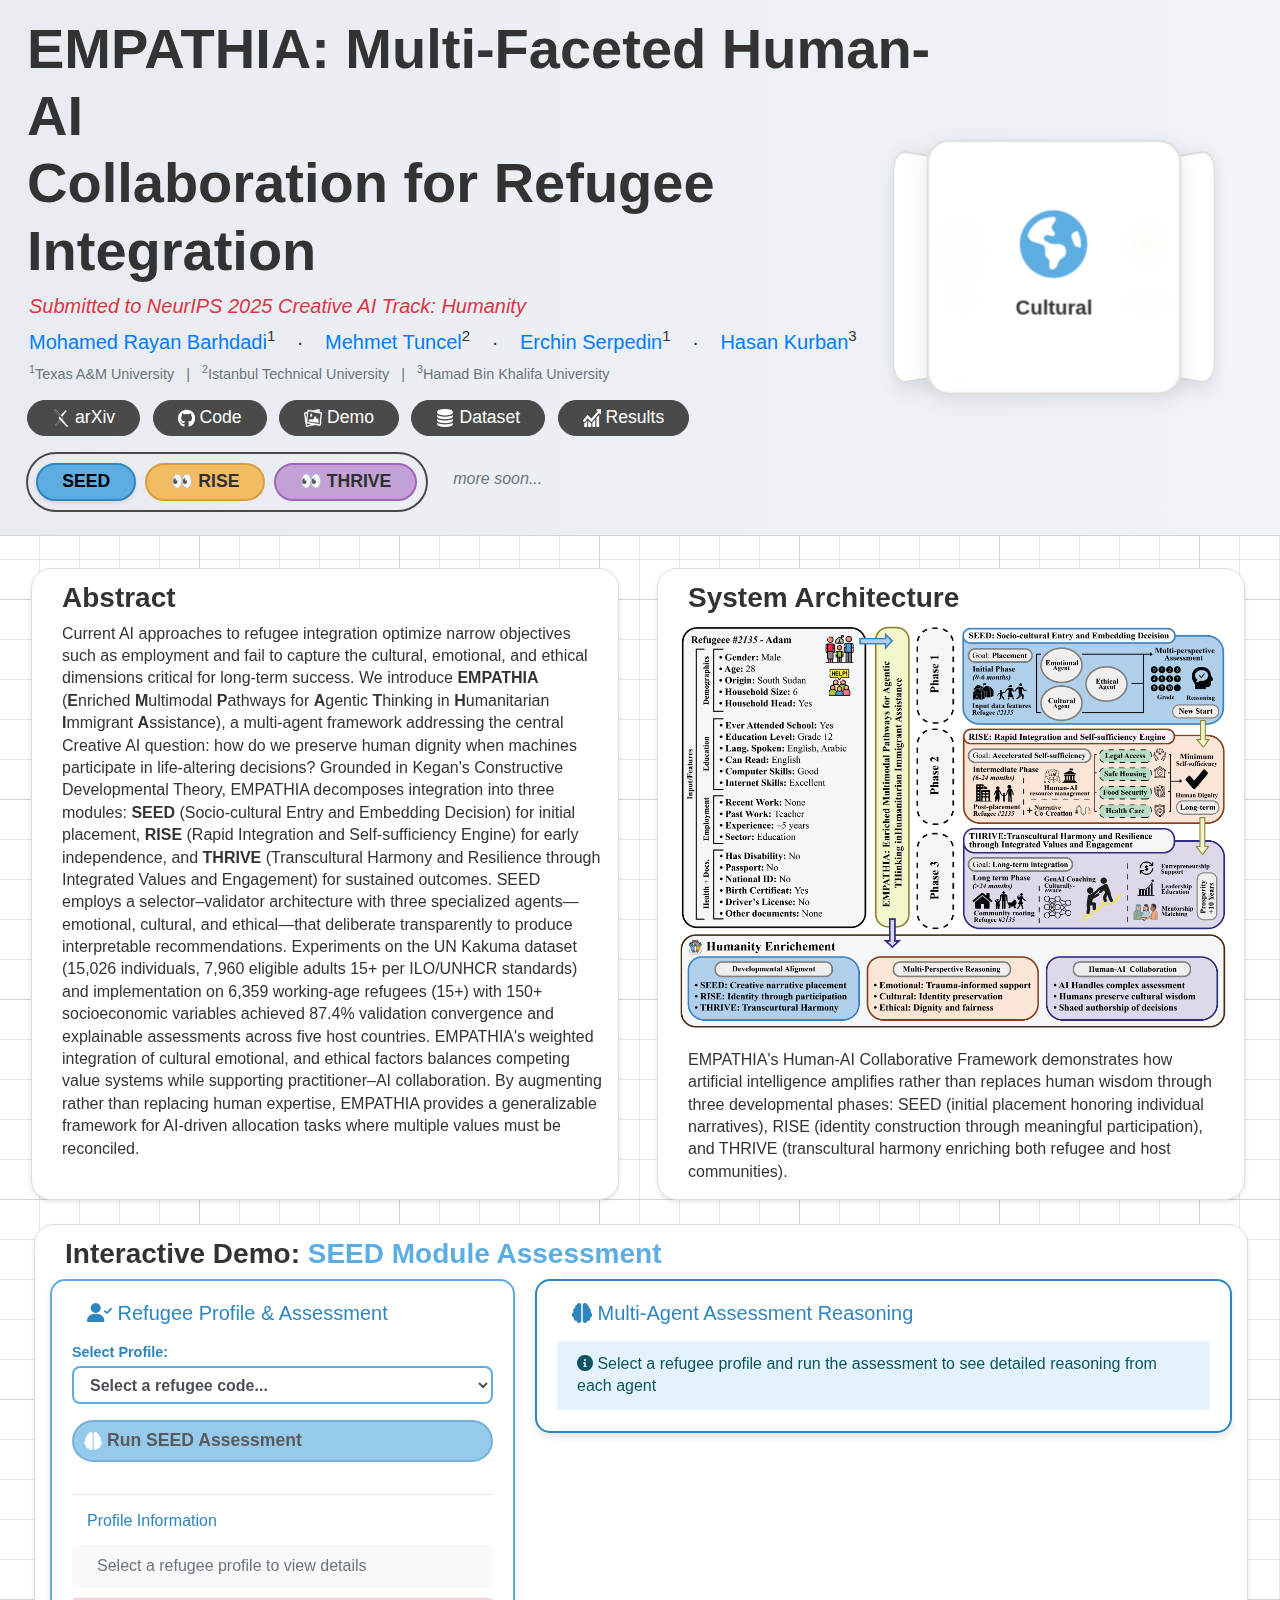
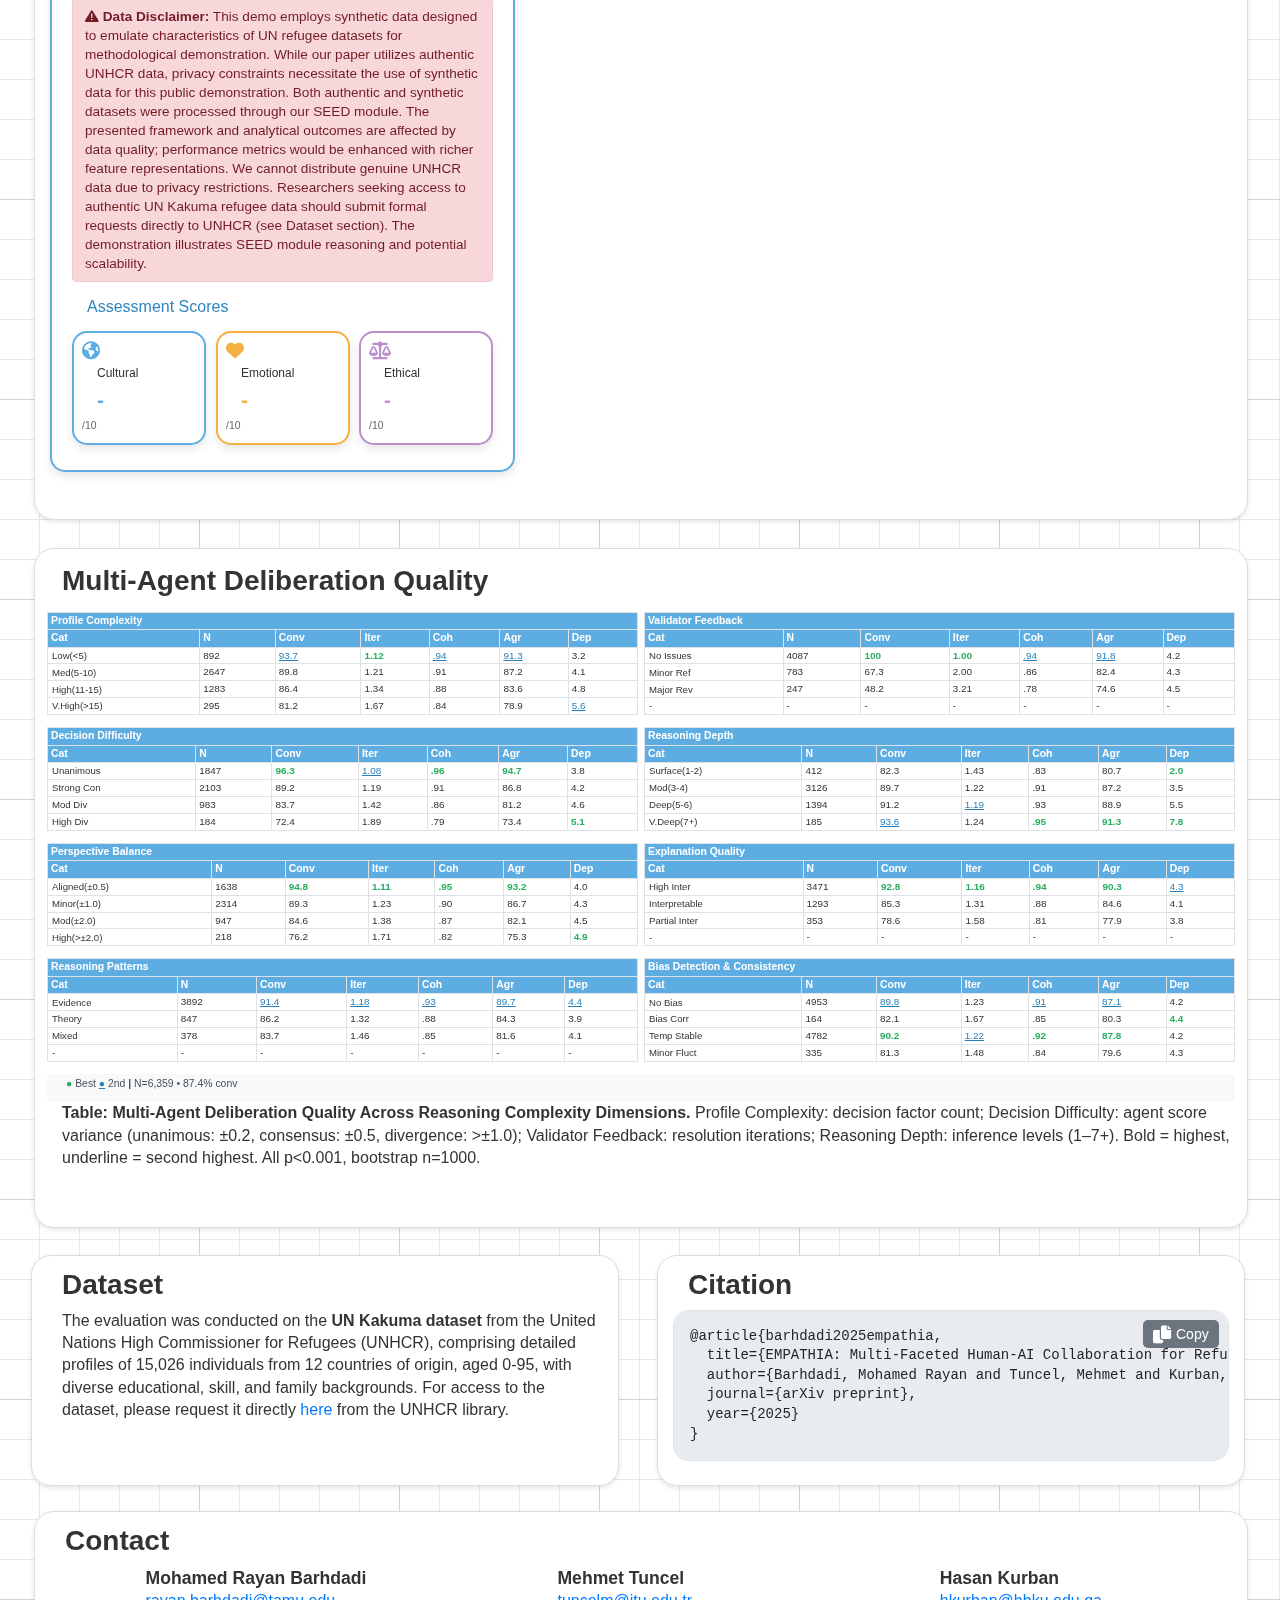
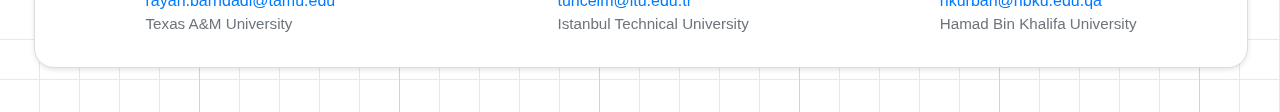
<file: index.html>
<!DOCTYPE html>
<html lang="en">
<head>
    <meta charset="UTF-8">
    <meta name="viewport" content="width=device-width, initial-scale=1.0">
    <title>EMPATHIA: Multi-Faceted Human-AI Collaboration for Refugee Integration</title>
    <link rel="stylesheet" href="https://maxcdn.bootstrapcdn.com/bootstrap/4.5.2/css/bootstrap.min.css">
    <link rel="stylesheet" href="https://fonts.googleapis.com/icon?family=Material+Icons">
    <link rel="stylesheet" href="https://cdnjs.cloudflare.com/ajax/libs/font-awesome/6.0.0/css/all.min.css">
    <link rel="stylesheet" href="styles.css">
</head>

<body>
    <div class="title-section text-center pt-5 pb-4">
        <div class="container">
            <div class="row">
                <div class="col-md-9">
                <h1 class="display-3 font-weight-bold mb-2" style="margin-left: -11px !important;">EMPATHIA: Multi-Faceted Human-AI<br>Collaboration for Refugee Integration</h1>
                <p class="submission-text mb-2" style="margin-left: -9px !important;">Submitted to NeurIPS 2025 Creative AI Track: Humanity</p>
                
                <div class="authors mb-2" style="margin-left: -9px !important;">
                    <div class="author-group">
                        <a href="https://bmrayan.com" target="_blank" class="author-name">Mohamed Rayan Barhdadi</a><sup>1</sup>
                        <span class="mx-3">·</span>
                        <a href="https://web.itu.edu.tr/tuncelm/" target="_blank" class="author-name">Mehmet Tuncel</a><sup>2</sup>
                        <span class="mx-3">·</span>
                        <a href="https://engineering.tamu.edu/electrical/profiles/eserpedin.html" target="_blank" class="author-name">Erchin Serpedin</a><sup>1</sup>
                        <span class="mx-3">·</span>
                        <a href="https://hasankurban.com" target="_blank" class="author-name">Hasan Kurban</a><sup>3</sup>
                    </div>
                </div>
                
                <div class="affiliations small text-muted mb-3" style="margin-left: -9px !important;">
                    <sup>1</sup>Texas A&M University
                    <span class="mx-2">|</span>
                    <sup>2</sup>Istanbul Technical University
                    <span class="mx-2">|</span>
                    <sup>3</sup>Hamad Bin Khalifa University
                </div>
                
                <div class="buttons mb-3" style="margin-left: -15px !important;">
                    <a href="../EMPATHIA_Paper.pdf" class="btn btn-primary mx-1">
                        <img src="arxiv_icon.png" class="btn-icon" alt="arXiv"> arXiv
                    </a>
                    <a href="https://github.com/KurbanIntelligenceLab/empathia" class="btn btn-secondary mx-1">
                        <i class="fab fa-github"></i> <span>Code</span>
                    </a>
                    <a href="#demo" class="btn btn-info mx-1">
                        <img src="demo_icon.png" class="btn-icon" alt="Demo"> Demo
                    </a>
                    <a href="#dataset" class="btn btn-warning mx-1">
                        <img src="database_icon.png" class="btn-icon" alt="Dataset"> Dataset
                    </a>
                    <a href="#results" class="btn btn-success mx-1">
                        <img src="results_icon.png" class="btn-icon" alt="Results"> Results
                    </a>
                </div>
                
                <div style="display: inline-flex; align-items: center;">
                    <div class="module-buttons mb-2">
                        <a href="#demo" class="btn btn-seed mr-1">
                            SEED
                        </a>
                        <a class="btn btn-rise mx-1" onclick="return false;">
                            👀 RISE
                        </a>
                        <a class="btn btn-thrive ml-1" onclick="return false;">
                            👀 THRIVE
                        </a>
                    </div>
                    <span class="text-muted" style="font-style: italic; margin-left: 13px; position: relative; top: -6.8px;">more soon...</span>
                </div>
                </div>
                <div class="col-md-3">
                    <div class="cube-container">
                        <div class="cube">
                            <div class="cube-face cube-face-front">
                                <i class="fas fa-globe-americas"></i>
                                <span>Cultural</span>
                            </div>
                            <div class="cube-face cube-face-right">
                                <i class="fas fa-heart"></i>
                                <span>Emotional</span>
                            </div>
                            <div class="cube-face cube-face-left">
                                <i class="fas fa-balance-scale"></i>
                                <span>Ethical</span>
                            </div>
                        </div>
                    </div>
                </div>
            </div>
        </div>
    </div>

    <div class="container mt-2">
        <div class="row mb-2">
            <div class="col-md-6">
                <div class="content-section">
                    <h3>Abstract</h3>
                    <p class="text-justify">
                        Current AI approaches to refugee integration optimize narrow objectives such as employment and fail to capture the cultural, emotional, and ethical dimensions critical for long-term success. We introduce <strong>EMPATHIA</strong> (<strong>E</strong>nriched <strong>M</strong>ultimodal <strong>P</strong>athways for <strong>A</strong>gentic <strong>T</strong>hinking in <strong>H</strong>umanitarian <strong>I</strong>mmigrant <strong>A</strong>ssistance), a multi-agent framework addressing the central Creative AI question: how do we preserve human dignity when machines participate in life-altering decisions? Grounded in Kegan's Constructive Developmental Theory, EMPATHIA decomposes integration into three modules: <strong>SEED</strong> (Socio-cultural Entry and Embedding Decision) for initial placement, <strong>RISE</strong> (Rapid Integration and Self-sufficiency Engine) for early independence, and <strong>THRIVE</strong> (Transcultural Harmony and Resilience through Integrated Values and Engagement) for sustained outcomes. SEED employs a selector–validator architecture with three specialized agents—emotional, cultural, and ethical—that deliberate transparently to produce interpretable recommendations. Experiments on the UN Kakuma dataset (15,026 individuals, 7,960 eligible adults 15+ per ILO/UNHCR standards) and implementation on 6,359 working-age refugees (15+) with 150+ socioeconomic variables achieved 87.4% validation convergence and explainable assessments across five host countries. EMPATHIA's weighted integration of cultural emotional, and ethical factors balances competing value systems while supporting practitioner–AI collaboration. By augmenting rather than replacing human expertise, EMPATHIA provides a generalizable framework for AI-driven allocation tasks where multiple values must be reconciled.
                    </p>
                </div>
            </div>
            <div class="col-md-6">
                <div class="content-section">
                    <h3>System Architecture</h3>
                    <div class="text-center mb-3">
                        <img src="figures/EMPATHIA_framework.png" class="img-fluid" alt="EMPATHIA Framework" style="max-width: 100%;">
                    </div>
                    <p class="text-justify">
                        EMPATHIA's Human-AI Collaborative Framework demonstrates how artificial intelligence amplifies rather than replaces human wisdom through three developmental phases: SEED (initial placement honoring individual narratives), RISE (identity construction through meaningful participation), and THRIVE (transcultural harmony enriching both refugee and host communities).
                    </p>
                </div>
            </div>
        </div>

        <div class="row mb-2" style="padding-bottom: 28px;">
            <div class="col-12">
                <div class="content-section" id="demo">
                    <h3>Interactive Demo: <span style="color: #5DADE2;">SEED Module Assessment</span></h3>
                    
                    <div style="display: flex; gap: 20px; width: 100%; align-items: flex-start;">
                        <div style="width: 40%; min-width: 400px;">
                            <div class="card" style="border: 2px solid #5DADE2;">
                                <div class="card-body">
                                    <h5 class="mb-3" style="color: #2E86C1;">
                                        <i class="fas fa-user-check"></i> Refugee Profile & Assessment
                                    </h5>
                                    
                                    <div class="mb-3">
                                        <label for="refugee-code-select" style="font-weight: 600; color: #2E86C1;">Select Profile:</label>
                                        <select class="form-control" id="refugee-code-select" style="border: 2px solid #5DADE2; font-weight: 600;">
                                            <option value="">Choose an anonymized refugee profile...</option>
                                        </select>
                                    </div>
                                    
                                    <button class="btn btn-assessment btn-block mb-3" onclick="runSEEDAssessment()" id="run-assessment-btn" disabled style="padding: 10px;">
                                        <i class="fas fa-brain"></i> Run SEED Assessment
                                    </button>
                                    
                                    <hr>
                                    
                                    <h6 style="color: #2E86C1; margin-bottom: 15px;">Profile Information</h6>
                                    <div id="profile-features" style="background-color: #f8f9fa; padding: 10px; border-radius: 5px; margin-bottom: 10px;">
                                        <p class="text-muted mb-0">Select a refugee profile to view details</p>
                                    </div>
                                    
                                    <div class="alert alert-danger" style="padding: 8px 12px; margin-bottom: 15px; font-size: 0.85rem;">
                                        <i class="fas fa-exclamation-triangle"></i>
                                        <strong>Data Disclaimer:</strong> This demo employs synthetic data designed to emulate characteristics of UN refugee datasets for methodological demonstration. While our paper utilizes authentic UNHCR data, privacy constraints necessitate the use of synthetic data for this public demonstration. Both authentic and synthetic datasets were processed through our SEED module. The presented framework and analytical outcomes are affected by data quality; performance metrics would be enhanced with richer feature representations. We cannot distribute genuine UNHCR data due to privacy restrictions. Researchers seeking access to authentic UN Kakuma refugee data should submit formal requests directly to UNHCR (see Dataset section). The demonstration illustrates SEED module reasoning and potential scalability.
                                    </div>
                                    
                                    <h6 style="color: #2E86C1; margin-bottom: 15px;">Assessment Scores</h6>
                                    <div style="display: flex; gap: 10px; margin-bottom: 20px;">
                                        <div style="flex: 1;">
                                            <div class="card text-center" style="border: 2px solid #5DADE2;">
                                                <div class="card-body" style="padding: 8px;">
                                                    <i class="fas fa-globe-americas" style="color: #5DADE2; font-size: 18px;"></i>
                                                    <h6 style="margin: 3px 0; font-size: 0.75rem;">Cultural</h6>
                                                    <h3 id="cultural-score" style="margin: 0; font-size: 1.3rem; color: #5DADE2;">-</h3>
                                                    <small style="color: #666; font-size: 0.65rem;">/10</small>
                                                </div>
                                            </div>
                                        </div>
                                        <div style="flex: 1;">
                                            <div class="card text-center" style="border: 2px solid #F5B041;">
                                                <div class="card-body" style="padding: 8px;">
                                                    <i class="fas fa-heart" style="color: #F5B041; font-size: 18px;"></i>
                                                    <h6 style="margin: 3px 0; font-size: 0.75rem;">Emotional</h6>
                                                    <h3 id="emotional-score" style="margin: 0; font-size: 1.3rem; color: #F5B041;">-</h3>
                                                    <small style="color: #666; font-size: 0.65rem;">/10</small>
                                                </div>
                                            </div>
                                        </div>
                                        <div style="flex: 1;">
                                            <div class="card text-center" style="border: 2px solid #BB8FCE;">
                                                <div class="card-body" style="padding: 8px;">
                                                    <i class="fas fa-balance-scale" style="color: #BB8FCE; font-size: 18px;"></i>
                                                    <h6 style="margin: 3px 0; font-size: 0.75rem;">Ethical</h6>
                                                    <h3 id="ethical-score" style="margin: 0; font-size: 1.3rem; color: #BB8FCE;">-</h3>
                                                    <small style="color: #666; font-size: 0.65rem;">/10</small>
                                                </div>
                                            </div>
                                        </div>
                                    </div>
                                    
                                    <div class="card" id="recommendation-card" style="display: none; background-color: #e8f5e9; border: 2px solid #4caf50; margin-bottom: 9px;">
                                        <div class="card-body text-center" style="padding: 15px;">
                                            <h6 style="color: #2e7d32; margin-bottom: 10px;">
                                                <i class="fas fa-check-circle"></i> Recommendation
                                            </h6>
                                            <h5 id="recommended-country" style="margin: 0; color: #2e7d32;">-</h5>
                                            <h3 id="overall-score" style="margin: 5px 0; color: #2e7d32;">-</h3>
                                            <small style="color: #2e7d32;">Overall Score</small>
                                        </div>
                                    </div>
                                </div>
                            </div>
                        </div>
                        
                        <div style="width: 60%; min-width: 500px;">
                            <div class="card" style="border: 2px solid #2E86C1;">
                                <div class="card-body" id="assessment-results">
                                    <h5 class="mb-3" style="color: #2E86C1;">
                                        <i class="fas fa-brain"></i> Multi-Agent Assessment Reasoning
                                    </h5>
                                    <div class="alert alert-info" style="background-color: #e3f2fd; border: none;">
                                        <i class="fas fa-info-circle"></i> Select a refugee profile and run the assessment to see detailed reasoning from each agent
                                    </div>
                                </div>
                            </div>
                        </div>
                    </div>
                </div>
            </div>
        </div>

        <div class="row mb-2" style="padding-bottom: 28px;">
            <div class="col-12">
                <div class="content-section" id="results" style="padding: 8px 12px 10px 12px;">
                    <h3 style="margin-bottom: 8px;">Multi-Agent Deliberation Quality</h3>
                    <div style="margin-top: 6px;">
                        <style>
                            .mini-table {
                                font-size: 0.62rem;
                                border-collapse: collapse;
                                width: 100%;
                                margin-bottom: 6px;
                            }
                            .mini-table th, .mini-table td {
                                padding: 2px 3px;
                                text-align: center;
                                border: 1px solid #dee2e6;
                                line-height: 1.2;
                            }
                            .mini-table thead th {
                                background: #5DADE2;
                                color: white;
                                font-weight: 600;
                                font-size: 0.65rem;
                            }
                            .mini-table td:first-child {
                                text-align: left;
                                padding-left: 4px;
                                font-size: 0.6rem;
                            }
                            .m-h {
                                font-weight: 700;
                                color: #27ae60;
                            }
                            .m-s {
                                text-decoration: underline;
                                color: #2980b9;
                            }
                        </style>
                        
                        <div style="display: flex; gap: 6px; margin-bottom: 6px;">
                            <div style="flex: 1;">
                                <table class="mini-table">
                                    <thead>
                                        <tr><th colspan="7">Profile Complexity</th></tr>
                                        <tr><th>Cat</th><th>N</th><th>Conv</th><th>Iter</th><th>Coh</th><th>Agr</th><th>Dep</th></tr>
                                    </thead>
                                    <tbody>
                                        <tr><td>Low(&lt;5)</td><td>892</td><td class="m-s">93.7</td><td class="m-h">1.12</td><td class="m-s">.94</td><td class="m-s">91.3</td><td>3.2</td></tr>
                                        <tr><td>Med(5-10)</td><td>2647</td><td>89.8</td><td>1.21</td><td>.91</td><td>87.2</td><td>4.1</td></tr>
                                        <tr><td>High(11-15)</td><td>1283</td><td>86.4</td><td>1.34</td><td>.88</td><td>83.6</td><td>4.8</td></tr>
                                        <tr><td>V.High(&gt;15)</td><td>295</td><td>81.2</td><td>1.67</td><td>.84</td><td>78.9</td><td class="m-s">5.6</td></tr>
                                    </tbody>
                                </table>
                            </div>
                            <div style="flex: 1;">
                                <table class="mini-table">
                                    <thead>
                                        <tr><th colspan="7">Validator Feedback</th></tr>
                                        <tr><th>Cat</th><th>N</th><th>Conv</th><th>Iter</th><th>Coh</th><th>Agr</th><th>Dep</th></tr>
                                    </thead>
                                    <tbody>
                                        <tr><td>No Issues</td><td>4087</td><td class="m-h">100</td><td class="m-h">1.00</td><td class="m-s">.94</td><td class="m-s">91.8</td><td>4.2</td></tr>
                                        <tr><td>Minor Ref</td><td>783</td><td>67.3</td><td>2.00</td><td>.86</td><td>82.4</td><td>4.3</td></tr>
                                        <tr><td>Major Rev</td><td>247</td><td>48.2</td><td>3.21</td><td>.78</td><td>74.6</td><td>4.5</td></tr>
                                        <tr><td>-</td><td>-</td><td>-</td><td>-</td><td>-</td><td>-</td><td>-</td></tr>
                                    </tbody>
                                </table>
                            </div>
                        </div>

                        <div style="display: flex; gap: 6px; margin-bottom: 6px;">
                            <div style="flex: 1;">
                                <table class="mini-table">
                                    <thead>
                                        <tr><th colspan="7">Decision Difficulty</th></tr>
                                        <tr><th>Cat</th><th>N</th><th>Conv</th><th>Iter</th><th>Coh</th><th>Agr</th><th>Dep</th></tr>
                                    </thead>
                                    <tbody>
                                        <tr><td>Unanimous</td><td>1847</td><td class="m-h">96.3</td><td class="m-s">1.08</td><td class="m-h">.96</td><td class="m-h">94.7</td><td>3.8</td></tr>
                                        <tr><td>Strong Con</td><td>2103</td><td>89.2</td><td>1.19</td><td>.91</td><td>86.8</td><td>4.2</td></tr>
                                        <tr><td>Mod Div</td><td>983</td><td>83.7</td><td>1.42</td><td>.86</td><td>81.2</td><td>4.6</td></tr>
                                        <tr><td>High Div</td><td>184</td><td>72.4</td><td>1.89</td><td>.79</td><td>73.4</td><td class="m-h">5.1</td></tr>
                                    </tbody>
                                </table>
                            </div>
                            <div style="flex: 1;">
                                <table class="mini-table">
                                    <thead>
                                        <tr><th colspan="7">Reasoning Depth</th></tr>
                                        <tr><th>Cat</th><th>N</th><th>Conv</th><th>Iter</th><th>Coh</th><th>Agr</th><th>Dep</th></tr>
                                    </thead>
                                    <tbody>
                                        <tr><td>Surface(1-2)</td><td>412</td><td>82.3</td><td>1.43</td><td>.83</td><td>80.7</td><td class="m-h">2.0</td></tr>
                                        <tr><td>Mod(3-4)</td><td>3126</td><td>89.7</td><td>1.22</td><td>.91</td><td>87.2</td><td>3.5</td></tr>
                                        <tr><td>Deep(5-6)</td><td>1394</td><td>91.2</td><td class="m-s">1.19</td><td>.93</td><td>88.9</td><td>5.5</td></tr>
                                        <tr><td>V.Deep(7+)</td><td>185</td><td class="m-s">93.6</td><td>1.24</td><td class="m-h">.95</td><td class="m-h">91.3</td><td class="m-h">7.8</td></tr>
                                    </tbody>
                                </table>
                            </div>
                        </div>

                        <div style="display: flex; gap: 6px; margin-bottom: 6px;">
                            <div style="flex: 1;">
                                <table class="mini-table">
                                    <thead>
                                        <tr><th colspan="7">Perspective Balance</th></tr>
                                        <tr><th>Cat</th><th>N</th><th>Conv</th><th>Iter</th><th>Coh</th><th>Agr</th><th>Dep</th></tr>
                                    </thead>
                                    <tbody>
                                        <tr><td>Aligned(±0.5)</td><td>1638</td><td class="m-h">94.8</td><td class="m-h">1.11</td><td class="m-h">.95</td><td class="m-h">93.2</td><td>4.0</td></tr>
                                        <tr><td>Minor(±1.0)</td><td>2314</td><td>89.3</td><td>1.23</td><td>.90</td><td>86.7</td><td>4.3</td></tr>
                                        <tr><td>Mod(±2.0)</td><td>947</td><td>84.6</td><td>1.38</td><td>.87</td><td>82.1</td><td>4.5</td></tr>
                                        <tr><td>High(&gt;±2.0)</td><td>218</td><td>76.2</td><td>1.71</td><td>.82</td><td>75.3</td><td class="m-h">4.9</td></tr>
                                    </tbody>
                                </table>
                            </div>
                            <div style="flex: 1;">
                                <table class="mini-table">
                                    <thead>
                                        <tr><th colspan="7">Explanation Quality</th></tr>
                                        <tr><th>Cat</th><th>N</th><th>Conv</th><th>Iter</th><th>Coh</th><th>Agr</th><th>Dep</th></tr>
                                    </thead>
                                    <tbody>
                                        <tr><td>High Inter</td><td>3471</td><td class="m-h">92.8</td><td class="m-h">1.16</td><td class="m-h">.94</td><td class="m-h">90.3</td><td class="m-s">4.3</td></tr>
                                        <tr><td>Interpretable</td><td>1293</td><td>85.3</td><td>1.31</td><td>.88</td><td>84.6</td><td>4.1</td></tr>
                                        <tr><td>Partial Inter</td><td>353</td><td>78.6</td><td>1.58</td><td>.81</td><td>77.9</td><td>3.8</td></tr>
                                        <tr><td>-</td><td>-</td><td>-</td><td>-</td><td>-</td><td>-</td><td>-</td></tr>
                                    </tbody>
                                </table>
                            </div>
                        </div>

                        <div style="display: flex; gap: 6px;">
                            <div style="flex: 1;">
                                <table class="mini-table">
                                    <thead>
                                        <tr><th colspan="7">Reasoning Patterns</th></tr>
                                        <tr><th>Cat</th><th>N</th><th>Conv</th><th>Iter</th><th>Coh</th><th>Agr</th><th>Dep</th></tr>
                                    </thead>
                                    <tbody>
                                        <tr><td>Evidence</td><td>3892</td><td class="m-s">91.4</td><td class="m-s">1.18</td><td class="m-s">.93</td><td class="m-s">89.7</td><td class="m-s">4.4</td></tr>
                                        <tr><td>Theory</td><td>847</td><td>86.2</td><td>1.32</td><td>.88</td><td>84.3</td><td>3.9</td></tr>
                                        <tr><td>Mixed</td><td>378</td><td>83.7</td><td>1.46</td><td>.85</td><td>81.6</td><td>4.1</td></tr>
                                        <tr><td>-</td><td>-</td><td>-</td><td>-</td><td>-</td><td>-</td><td>-</td></tr>
                                    </tbody>
                                </table>
                            </div>
                            <div style="flex: 1;">
                                <table class="mini-table">
                                    <thead>
                                        <tr><th colspan="7">Bias Detection & Consistency</th></tr>
                                        <tr><th>Cat</th><th>N</th><th>Conv</th><th>Iter</th><th>Coh</th><th>Agr</th><th>Dep</th></tr>
                                    </thead>
                                    <tbody>
                                        <tr><td>No Bias</td><td>4953</td><td class="m-s">89.8</td><td>1.23</td><td class="m-s">.91</td><td class="m-s">87.1</td><td>4.2</td></tr>
                                        <tr><td>Bias Corr</td><td>164</td><td>82.1</td><td>1.67</td><td>.85</td><td>80.3</td><td class="m-h">4.4</td></tr>
                                        <tr><td>Temp Stable</td><td>4782</td><td class="m-h">90.2</td><td class="m-s">1.22</td><td class="m-h">.92</td><td class="m-h">87.8</td><td>4.2</td></tr>
                                        <tr><td>Minor Fluct</td><td>335</td><td>81.3</td><td>1.48</td><td>.84</td><td>79.6</td><td>4.3</td></tr>
                                    </tbody>
                                </table>
                            </div>
                        </div>
                    </div>
                    <div style="margin-top: 6px; padding: 4px; background-color: #f8f9fa; border-radius: 4px;">
                        <p style="font-size: 0.65rem; color: #495057; margin: 0; line-height: 1.2;">
                            <span style="color: #27ae60;">●</span> Best
                            <span style="color: #2980b9; text-decoration: underline;">●</span> 2nd
                            <strong>|</strong> N=6,359 • 87.4% conv
                        </p>
                    </div>
                    <p class="text-justify" style="margin-top: 8px;">
                        <strong>Table: Multi-Agent Deliberation Quality Across Reasoning Complexity Dimensions.</strong> Profile Complexity: decision factor count; Decision Difficulty: agent score variance (unanimous: ±0.2, consensus: ±0.5, divergence: >±1.0); Validator Feedback: resolution iterations; Reasoning Depth: inference levels (1–7+). Bold = highest, underline = second highest. All p<0.001, bootstrap n=1000.
                    </p>
                </div>
            </div>
        </div>

        <div class="row mb-2">
            <div class="col-md-6">
                <div class="content-section" id="dataset">
                    <h3>Dataset</h3>
                    <p class="text-justify">
                        The evaluation was conducted on the <strong>UN Kakuma dataset</strong> from the United Nations High Commissioner for Refugees (UNHCR), comprising detailed profiles of 15,026 individuals from 12 countries of origin, aged 0-95, with diverse educational, skill, and family backgrounds.
                        For access to the dataset, please request it directly <a href="https://microdata.unhcr.org/index.php/catalog/302?utm_source" target="_blank">here</a> from the UNHCR library.
                    </p>
                </div>
            </div>
            <div class="col-md-6">
                <div class="content-section">
                    <h3>Citation</h3>
                    <div class="position-relative">
                        <button class="btn btn-sm btn-copy" onclick="copyCitation()">
                            <i class="fas fa-copy"></i> Copy
                        </button>
                        <pre class="p-3" id="citation-text">@article{barhdadi2025empathia,
  title={EMPATHIA: Multi-Faceted Human-AI Collaboration for Refugee Integration},
  author={Barhdadi, Mohamed Rayan and Tuncel, Mehmet and Kurban, Hasan},
  journal={arXiv preprint},
  year={2025}
}</pre>
                    </div>
                </div>
            </div>
        </div>

        <div class="row mb-2" style="padding-bottom: 56px;">
            <div class="col-12">
                <div class="content-section">
                    <h3>Contact</h3>
                    <div style="display: flex; justify-content: space-around; align-items: flex-start;">
                        <div style="text-align: center;">
                            <strong style="font-size: 1.1rem;">Mohamed Rayan Barhdadi</strong><br>
                            <a href="mailto:rayan.barhdadi@tamu.edu" style="color: #007bff;">rayan.barhdadi@tamu.edu</a><br>
                            <span style="color: #6c757d; font-size: 0.95rem;">Texas A&M University</span>
                        </div>
                        <div style="text-align: center;">
                            <strong style="font-size: 1.1rem;">Mehmet Tuncel</strong><br>
                            <a href="mailto:tuncelm@itu.edu.tr" style="color: #007bff;">tuncelm@itu.edu.tr</a><br>
                            <span style="color: #6c757d; font-size: 0.95rem;">Istanbul Technical University</span>
                        </div>
                        <div style="text-align: center;">
                            <strong style="font-size: 1.1rem;">Hasan Kurban</strong><br>
                            <a href="mailto:hkurban@hbku.edu.qa" style="color: #007bff;">hkurban@hbku.edu.qa</a><br>
                            <span style="color: #6c757d; font-size: 0.95rem;">Hamad Bin Khalifa University</span>
                        </div>
                    </div>
                </div>
            </div>
        </div>
    </div>

    <script src="https://code.jquery.com/jquery-3.5.1.slim.min.js"></script>
    <script src="https://cdn.jsdelivr.net/npm/popper.js@1.16.1/dist/umd/popper.min.js"></script>
    <script src="https://maxcdn.bootstrapcdn.com/bootstrap/4.5.2/js/bootstrap.min.js"></script>
    <script src="script.js"></script>
</body>
</html>
</file>
<file: styles.css>
/* EMPATHIA Stylesheet */

body {
    font-family: 'Segoe UI', Tahoma, Geneva, Verdana, sans-serif;
    background-color: #ffffff;
    background-image: 
        linear-gradient(#d3d3d3 1px, transparent 1px),
        linear-gradient(90deg, #d3d3d3 1px, transparent 1px),
        linear-gradient(#e8e8e8 1px, transparent 1px),
        linear-gradient(90deg, #e8e8e8 1px, transparent 1px);
    background-size: 200px 200px, 200px 200px, 40px 40px, 40px 40px;
    background-position: -1px -1px, -1px -1px, -1px -1px, -1px -1px;
    font-size: 16px;
    line-height: 1.4;
    color: #333;
    margin: 0;
    padding: 0 15px 0 23px;
    text-align: left;
    overflow-x: hidden;
    max-width: 100vw;
    -webkit-font-smoothing: antialiased;
    -moz-osx-font-smoothing: grayscale;
    text-rendering: optimizeLegibility;
}

/* Title Section */
.title-section {
    border-bottom: 1px solid #ced4da;
    text-align: left !important;
    padding: 15px 20px 15px 0 !important;
    margin-left: -23px !important;
    margin-right: -20px !important;
    margin-top: 0 !important;
    padding-left: 38px !important;
    overflow-x: visible;
}

.title-section * {
    text-align: left !important;
}

.title-section .container {
    padding-left: 0 !important;
    margin-left: 0 !important;
    max-width: 100% !important;
}

.title-section .container > * {
    margin-left: 0 !important;
    padding-left: 0 !important;
}

.title-section h1,
.title-section p,
.title-section .authors,
.title-section .affiliations,
.title-section .buttons,
.title-section .module-buttons {
    margin-left: 0 !important;
    padding-left: 0 !important;
}

.title-section .display-3,
.title-section .submission-text {
    text-align: left !important;
    margin-left: -9px !important;
    padding-left: 0 !important;
}

.title-section h1.display-3 {
    margin-left: -9px !important;
    position: relative;
    left: 0 !important;
}

.display-3 {
    font-size: 3.5rem;
    font-weight: 700;
    color: #333;
    line-height: 1.2;
    text-align: left;
    padding-left: 0 !important;
    margin-left: -9px !important;
}

@media (max-width: 1200px) {
    .display-3 {
        font-size: 2.25rem;
    }
}

.author-group {
    font-size: 1.25rem;
}

.submission-text {
    font-size: 1.25rem;
    font-style: italic;
    color: #dc3545;
}

.author-name {
    color: #007bff;
    text-decoration: none;
}

.author-name:hover {
    text-decoration: underline;
}

.affiliations {
    font-size: 0.9rem;
}

/* Buttons - Very Rounded */
.btn {
    font-size: 1.1rem;
    padding: 0.5rem 1.5rem;
    border-radius: 50px;
    transition: background-color 0.3s;
    border: 1px solid transparent;
    display: inline-flex;
    align-items: center;
    line-height: 1;
}

.btn:hover {
    transform: scale(1.05);
    transition: transform 0.25s cubic-bezier(0.4, 0, 0.2, 1);
}

.btn-primary {
    background-color: #4a4a4a;
    border-color: #4a4a4a;
    color: white;
}

.btn-primary:hover {
    background-color: #333333;
    border-color: #333333;
}

.btn-secondary {
    background-color: #4a4a4a;
    border-color: #4a4a4a;
    color: white;
}

.btn-secondary:hover {
    background-color: #333333;
    border-color: #333333;
}

.btn-info {
    background-color: #4a4a4a;
    border-color: #4a4a4a;
    color: white;
}

.btn-info:hover {
    background-color: #333333;
    border-color: #333333;
}

.btn-warning {
    background-color: #4a4a4a;
    border-color: #4a4a4a;
    color: white;
}

.btn-warning:hover {
    background-color: #333333;
    border-color: #333333;
    color: white;
}

.btn-success {
    background-color: #4a4a4a;
    border-color: #4a4a4a;
    color: white;
}

.btn-success:hover {
    background-color: #333333;
    border-color: #333333;
}

/* Assessment button */
.btn-assessment {
    background-color: #5DADE2;
    border: 2px solid #2E86C1;
    color: #000000;
    padding: 8px 30px;
    font-size: 1.1rem;
    font-weight: bold;
    border-radius: 50px;
    transition: all 0.3s ease;
}

.btn-assessment:hover {
    background-color: #3498DB;
    border-color: #2E86C1;
    transform: scale(1.05);
    color: #000000;
}

/* Module buttons container */
.module-buttons {
    display: inline-flex;
    border: 2.8px solid #4a4a4a;
    border-radius: 40px;
    padding: 9px 15px 9px 20px;
    margin-left: 5px !important;
    margin-right: auto;
    align-items: center;
    justify-content: center;
    gap: 10px;
    position: relative;
    left: -12px;
}

/* Module buttons */
.module-buttons .btn {
    transition: none;
    font-weight: bold;
    margin: 0 !important;
    position: relative;
    left: 6px;
}

.module-buttons .btn-seed {
    left: 8.2px;
}

.module-buttons .btn-rise {
    left: 7.5px;
}

.btn-seed {
    background-color: #5DADE2;
    border: 2px solid #2E86C1;
    color: #000000;
    font-size: 1.1rem;
    padding: 0.5rem 1.5rem;
    transition: all 0.3s cubic-bezier(0.25, 0.46, 0.45, 0.94);
    transform: scale(1);
    transform-origin: center center;
    position: relative;
    z-index: 1;
    box-shadow: 0 2px 4px rgba(0,0,0,0.1);
    display: inline-block;
}

.btn-seed:hover {
    background-color: #3498DB;
    border-color: #2E86C1;
    transform: scale(1.08) translateZ(0) !important;
    transform-origin: center center !important;
    text-decoration: underline;
    color: #000000;
    z-index: 100;
    box-shadow: 0 8px 16px rgba(0,0,0,0.25);
    transition: all 0.35s cubic-bezier(0.34, 1.56, 0.64, 1) !important;
}

/* Remove any conflicting animations */
.module-buttons .btn-seed:hover {
    animation: none !important;
    transform: scale(1.08) !important;
    transform-origin: center center !important;
}

.btn-rise {
    background-color: #F5B041;
    border: 2px solid #D68910;
    color: #000000;
    cursor: not-allowed;
    opacity: 0.8;
    transition: background-color 0.3s ease, border-color 0.3s ease;
    font-size: 1.1rem;
    padding: 0.5rem 1.5rem;
}

.btn-rise:hover {
    background-color: #6c757d !important;
    border-color: #6c757d !important;
    transform: none !important;
    text-decoration: none !important;
    color: #000000 !important;
}

.btn-thrive {
    background-color: #BB8FCE;
    border: 2px solid #8E44AD;
    color: #000000;
    cursor: not-allowed;
    opacity: 0.8;
    transition: background-color 0.3s ease, border-color 0.3s ease;
    font-size: 1.1rem;
    padding: 0.5rem 1.5rem;
}

.btn-thrive:hover {
    background-color: #6c757d !important;
    border-color: #6c757d !important;
    transform: none !important;
    text-decoration: none !important;
    color: #000000 !important;
}


/* Headers */
h3 {
    font-size: 1.75rem;
    font-weight: 600;
    margin-bottom: 0.5rem;
    margin-top: 0;
    color: #333;
}

/* Box titles specific styling */
.content-section h3 {
    margin-top: 7px !important;
}

/* Cards - LLaVA Style */
.card {
    border: 1px solid #ddd;
    border-radius: 15px;
    box-shadow: 0 4px 8px rgba(0, 0, 0, 0.1);
    transition: box-shadow 0.3s cubic-bezier(0.4, 0, 0.2, 1), transform 0.3s cubic-bezier(0.4, 0, 0.2, 1);
    will-change: box-shadow, transform;
}

.card:hover {
    box-shadow: 0 8px 16px rgba(0, 0, 0, 0.2);
    transform: translateY(-1px);
}

.card-header {
    background-color: #f8f9fa;
    border-bottom: 1px solid #ddd;
    font-weight: bold;
    padding: 0.75rem 1rem;
    border-radius: 15px 15px 0 0;
}

.card-body {
    padding: 1.25rem;
    padding-bottom: 5px;
}

/* Tables */
.table {
    font-size: 0.95rem;
}

.table-bordered {
    border: 1px solid #ddd;
}

.table-bordered td,
.table-bordered th {
    border: 1px solid #ddd;
}

/* Forms */
.form-control {
    border: 1px solid #ced4da;
    border-radius: 8px;
}

label {
    font-weight: 600;
    margin-bottom: 0.25rem;
    font-size: 0.9rem;
}

/* Assessment Results */
#assessment-results {
    min-height: 150px;
}

.assessment-item {
    padding: 0.75rem;
    margin-bottom: 0.5rem;
    background-color: #f8f9fa;
    border-left: 3px solid #007bff;
}

/* Score Display */
#emotional-score,
#cultural-score,
#ethical-score {
    color: #007bff;
    font-weight: 600;
    font-size: 2rem;
}

/* Pre-formatted text */
pre {
    font-size: 0.875rem;
    background-color: #e9ecef;
    border: 1px solid #dee2e6;
    border-radius: 15px;
}

/* Copy button */
.btn-copy {
    position: absolute;
    top: 10px;
    right: 10px;
    background-color: #6c757d;
    color: white;
    border: none;
    border-radius: 5px;
    padding: 5px 10px;
    font-size: 0.875rem;
    z-index: 10;
    transition: background-color 0.25s cubic-bezier(0.4, 0, 0.2, 1), transform 0.25s cubic-bezier(0.4, 0, 0.2, 1);
    will-change: background-color, transform;
}

.btn-copy:hover {
    background-color: #5a6268;
    color: white;
    transform: scale(1.05) translateZ(0);
}

/* Responsive */
@media (max-width: 768px) {
    .display-3 {
        font-size: 1.5rem;
    }
    
    .author-group {
        font-size: 1rem;
    }
    
    .btn {
        margin-bottom: 0.5rem;
    }
    
    .form-row .form-group {
        margin-bottom: 10px;
    }
}

/* Links */
a {
    color: #007bff;
}

a:hover {
    color: #0056b3;
}

/* Utility */
.text-justify {
    text-align: left;
}

.align-middle {
    vertical-align: middle !important;
}

/* Remove container background - use body background throughout */
.container, .container-fluid {
    background-color: transparent;
    text-align: left;
    max-width: calc(100% - 20px) !important;
    padding-left: 0 !important;
    padding-right: 0 !important;
    margin-left: -8px !important;
    margin-right: 0 !important;
}

/* Force all text alignment to left */
* {
    text-align: left !important;
}

/* Center alignment override for specific elements */
.text-center {
    text-align: left !important;
}

.text-right {
    text-align: left !important;
}

/* Align all flex containers to start */
.d-flex, .flex-row, .flex-column {
    justify-content: flex-start !important;
    align-items: flex-start !important;
}

/* Remove Bootstrap's default margins and centering */
.row {
    margin-left: 0 !important;
    margin-right: 0 !important;
}

/* Ensure uniform alignment for all elements */
.container > *, .container-fluid > * {
    padding-left: 15px !important;
}

/* Main content sections */
.row {
    display: flex !important;
    flex-wrap: wrap !important;
    margin-left: 0 !important;
    margin-right: 0 !important;
    margin-bottom: 0px !important;
    align-items: stretch !important;
    gap: 16px;
}

/* Fix title section row to display cube on the right */
.title-section .row {
    display: flex !important;
    flex-wrap: nowrap !important;
    gap: 0;
    align-items: flex-start;
}

/* Paragraphs and headers in main content */
.container p, .container h1, .container h2, .container h3, .container h4, .container h5, .container h6,
.container-fluid p, .container-fluid h1, .container-fluid h2, .container-fluid h3, .container-fluid h4, .container-fluid h5, .container-fluid h6 {
    padding-left: 15px !important;
}

/* All direct children of body except title section */
body > div:not(.title-section) {
    padding-left: 15px !important;
}

/* Rounded box for main content sections */
.content-box {
    background-color: white;
    border: 1px solid #ddd;
    border-radius: 20px;
    padding: 30px;
    margin-bottom: 25px;
    margin-right: 40px;
    box-shadow: 0 2px 5px rgba(0,0,0,0.1);
}

/* Style for content sections in 2-column layout */
.content-section {
    background-color: white;
    border: 1.5px solid #ddd;
    border-radius: 20px;
    padding: 5px 15px 8px 15px;
    margin-top: 12px;
    margin-bottom: 12px;
    margin-left: 0;
    margin-right: 0;
    box-shadow: 0 2px 5px rgba(0,0,0,0.1);
    min-height: auto;
    width: 100%;
    overflow-x: auto;
    height: 100%;
    display: flex;
    flex-direction: column;
}

/* Add extra top padding for first row boxes (Abstract and System Architecture) */
.container .row:first-child .content-section {
    margin-top: 24px;
}

/* Remove padding from outer edges and shift boxes */
.col-md-6:first-child .content-section {
    padding-left: 15px !important;
    margin-right: 8px !important;
    margin-left: -14px !important;
}

.col-md-6:last-child .content-section {
    padding-right: 15px !important;
    margin-left: 8px !important;
    margin-right: -14px !important;
}

/* Ensure columns have proper spacing for side-by-side layout */
.container .col-md-6 {
    max-width: calc(50% - 8px) !important;
    flex: 0 0 calc(50% - 8px) !important;
    padding-right: 0 !important;
    padding-left: 0 !important;
    margin-right: 0 !important;
    display: flex;
    flex-direction: column;
}

.col-md-6:last-child {
    margin-right: 0 !important;
}

/* Full width sections */
.col-12 .content-section {
    margin-left: -26px !important;
    margin-right: -26px !important;
    width: calc(100% + 52px);
}

/* Add margin to specific demo and results sections */
#demo.content-section {
    margin-bottom: 27px !important;
}

#results.content-section {
    margin-bottom: 27px !important;
}


/* Section spacing */
section, .section {
    padding-top: 20px !important;
    padding-left: 0 !important;
    margin: 0 !important;
}

/* Override Bootstrap's justify-content-center */
.justify-content-center {
    justify-content: flex-start !important;
}

/* Force specific columns to full width and left align */
.col-lg-10, .col-lg-8 {
    max-width: 100% !important;
    flex: 0 0 100% !important;
    padding-left: 0 !important;
}

/* Abstract and all text paragraphs */
p, .text-justify {
    text-align: left !important;
    margin-left: 0 !important;
    padding-left: 0 !important;
    margin-bottom: 0.5rem !important;
    margin-top: 0 !important;
}

/* Headers */
h1, h2, h3, h4, h5, h6 {
    text-align: left !important;
    margin-left: 0 !important;
    padding-left: 0 !important;
}

/* Images */
img, .img-fluid {
    margin-left: 0 !important;
    display: block !important;
}

/* Remove centering from all divs */
div {
    text-align: left !important;
}

/* Authors and affiliations */
.authors, .author-group, .affiliations {
    text-align: left !important;
    justify-content: flex-start !important;
    margin-left: 0 !important;
    padding-left: 0 !important;
}

/* Buttons group */
.buttons {
    text-align: left !important;
    justify-content: flex-start !important;
    margin-left: 0 !important;
    padding-left: 0 !important;
}

/* Module buttons and more soon text alignment */
.module-buttons + div {
    text-align: left !important;
    margin-left: 0 !important;
    padding-left: 0 !important;
}

/* Button icon styling */
.btn-icon {
    width: 18px;
    height: 18px;
    filter: invert(1);
    margin-right: 5px;
    display: inline-block;
    transition: transform 0.3s cubic-bezier(0.4, 0, 0.2, 1), margin-right 0.3s cubic-bezier(0.4, 0, 0.2, 1);
    will-change: transform;
}

/* Font Awesome and Material Icons in buttons */
.btn i.fas, .btn i.fab, .btn i.material-icons {
    color: white;
    font-size: 18px;
    margin-right: 5px;
    display: inline-block;
    transition: transform 0.3s cubic-bezier(0.4, 0, 0.2, 1), margin-right 0.3s cubic-bezier(0.4, 0, 0.2, 1);
    text-decoration: none !important;
    will-change: transform;
}

/* Hover effects for button icons */
.btn:hover .btn-icon {
    transform: scale(1.3) rotate(10deg) translateZ(0);
    margin-right: 8px;
}

.btn:hover i.fas, .btn:hover i.fab {
    transform: scale(1.3) rotate(10deg) translateZ(0);
    margin-right: 8px;
}

/* Subtle Professional Animations */
@keyframes fadeInUp {
    from {
        opacity: 0;
        transform: translateY(15px) translateZ(0);
    }
    to {
        opacity: 1;
        transform: translateY(0) translateZ(0);
    }
}

@keyframes subtleGlow {
    0%, 100% {
        box-shadow: 0 2px 5px rgba(0,0,0,0.1);
    }
    50% {
        box-shadow: 0 2px 8px rgba(0,0,0,0.15);
    }
}

/* Smooth fade-in for content sections */
.content-section {
    animation: fadeInUp 0.7s cubic-bezier(0.4, 0, 0.2, 1) forwards;
    animation-fill-mode: both;
}

/* Staggered animation for multiple sections */
.row:nth-child(1) .col-md-6:nth-child(1) .content-section {
    animation-delay: 0.1s;
}

.row:nth-child(1) .col-md-6:nth-child(2) .content-section {
    animation-delay: 0.2s;
}

.row:nth-child(2) .col-md-6:nth-child(1) .content-section {
    animation-delay: 0.3s;
}

.row:nth-child(2) .col-md-6:nth-child(2) .content-section {
    animation-delay: 0.4s;
}

.row:nth-child(3) .col-md-6:nth-child(1) .content-section {
    animation-delay: 0.5s;
}

.row:nth-child(3) .col-md-6:nth-child(2) .content-section {
    animation-delay: 0.6s;
}

/* Title animation */
.display-3 {
    animation: fadeInUp 0.6s cubic-bezier(0.4, 0, 0.2, 1);
}

/* Authors fade in */
.authors, .affiliations {
    animation: fadeInUp 0.7s cubic-bezier(0.4, 0, 0.2, 1);
    animation-delay: 0.3s;
    animation-fill-mode: both;
}

/* Button group animations */
.buttons {
    animation: fadeInUp 0.7s cubic-bezier(0.4, 0, 0.2, 1);
    animation-delay: 0.4s;
    animation-fill-mode: both;
}

.module-buttons {
    animation: fadeInUp 0.7s cubic-bezier(0.4, 0, 0.2, 1);
    animation-delay: 0.5s;
    animation-fill-mode: both;
}

/* Subtle hover for content boxes */
.content-section {
    transition: transform 0.3s cubic-bezier(0.4, 0, 0.2, 1), box-shadow 0.3s cubic-bezier(0.4, 0, 0.2, 1);
    will-change: transform, box-shadow;
    backface-visibility: hidden;
    -webkit-font-smoothing: antialiased;
}

.content-section:hover {
    transform: translateY(-2px) translateZ(0);
    box-shadow: 0 4px 12px rgba(0,0,0,0.12);
}

/* Professional gradient background animation for title section */
@keyframes subtleGradient {
    0% {
        background-position: 0% 50%;
    }
    50% {
        background-position: 100% 50%;
    }
    100% {
        background-position: 0% 50%;
    }
}

.title-section {
    background: linear-gradient(90deg, #e8ecf0, #f0f4f8, #e8ecf0);
    background-size: 200% 100%;
    animation: subtleGradient 20s ease infinite;
    position: relative;
    z-index: 1;
}

/* Smooth transitions for all interactive elements */
a, button, .btn {
    transition: all 0.25s cubic-bezier(0.4, 0, 0.2, 1);
    -webkit-tap-highlight-color: transparent;
}

/* Module buttons hover - no pulse animation */
.module-buttons .btn-rise:hover,
.module-buttons .btn-thrive:hover {
    transform: scale(1.05) translateZ(0);
    transition: transform 0.3s cubic-bezier(0.4, 0, 0.2, 1);
}

/* Text selection color */
::selection {
    background-color: rgba(93, 173, 226, 0.3);
    color: inherit;
}

/* Smooth scroll behavior */
html {
    scroll-behavior: smooth;
}

/* 3D Spinning Cube Styles */
.cube-container {
    width: 226px;
    height: 226px;
    perspective: 1000px;
    margin: 50px 0;
    position: relative;
    left: -17px;
    margin-left: 0;
}

.cube {
    width: 100%;
    height: 100%;
    position: relative;
    transform-style: preserve-3d;
    animation: rotateCube 15s infinite linear;
    will-change: transform;
}

.cube-face {
    position: absolute;
    width: 226px;
    height: 226px;
    background: rgba(255, 255, 255, 0.95);
    border: 2px solid #ddd;
    border-radius: 20px;
    display: flex;
    flex-direction: column;
    align-items: center;
    justify-content: center;
    font-size: 18px;
    font-weight: 600;
    color: #333;
    backdrop-filter: blur(10px);
    box-shadow: 0 5px 20px rgba(0, 0, 0, 0.1);
}

.cube-face i {
    font-size: 60px;
    margin-bottom: 14px;
}

.cube-face-front {
    transform: translateZ(113px);
}

.cube-face-front i {
    color: #5DADE2;
}

.cube-face-right {
    transform: rotateY(120deg) translateZ(113px);
}

.cube-face-right i {
    color: #F5B041;
}

.cube-face-left {
    transform: rotateY(-120deg) translateZ(113px);
}

.cube-face-left i {
    color: #BB8FCE;
}

@keyframes rotateCube {
    0% {
        transform: rotateY(0deg) translateZ(0);
    }
    100% {
        transform: rotateY(360deg) translateZ(0);
    }
}

/* Adjust title section layout for cube */
.title-section .col-md-9 {
    padding-left: 0 !important;
    max-width: 75% !important;
    flex: 0 0 75% !important;
}

.title-section .col-md-3 {
    display: flex;
    align-items: center;
    justify-content: flex-start;
    padding-left: 0 !important;
    max-width: 25% !important;
    flex: 0 0 25% !important;
}
</file>
